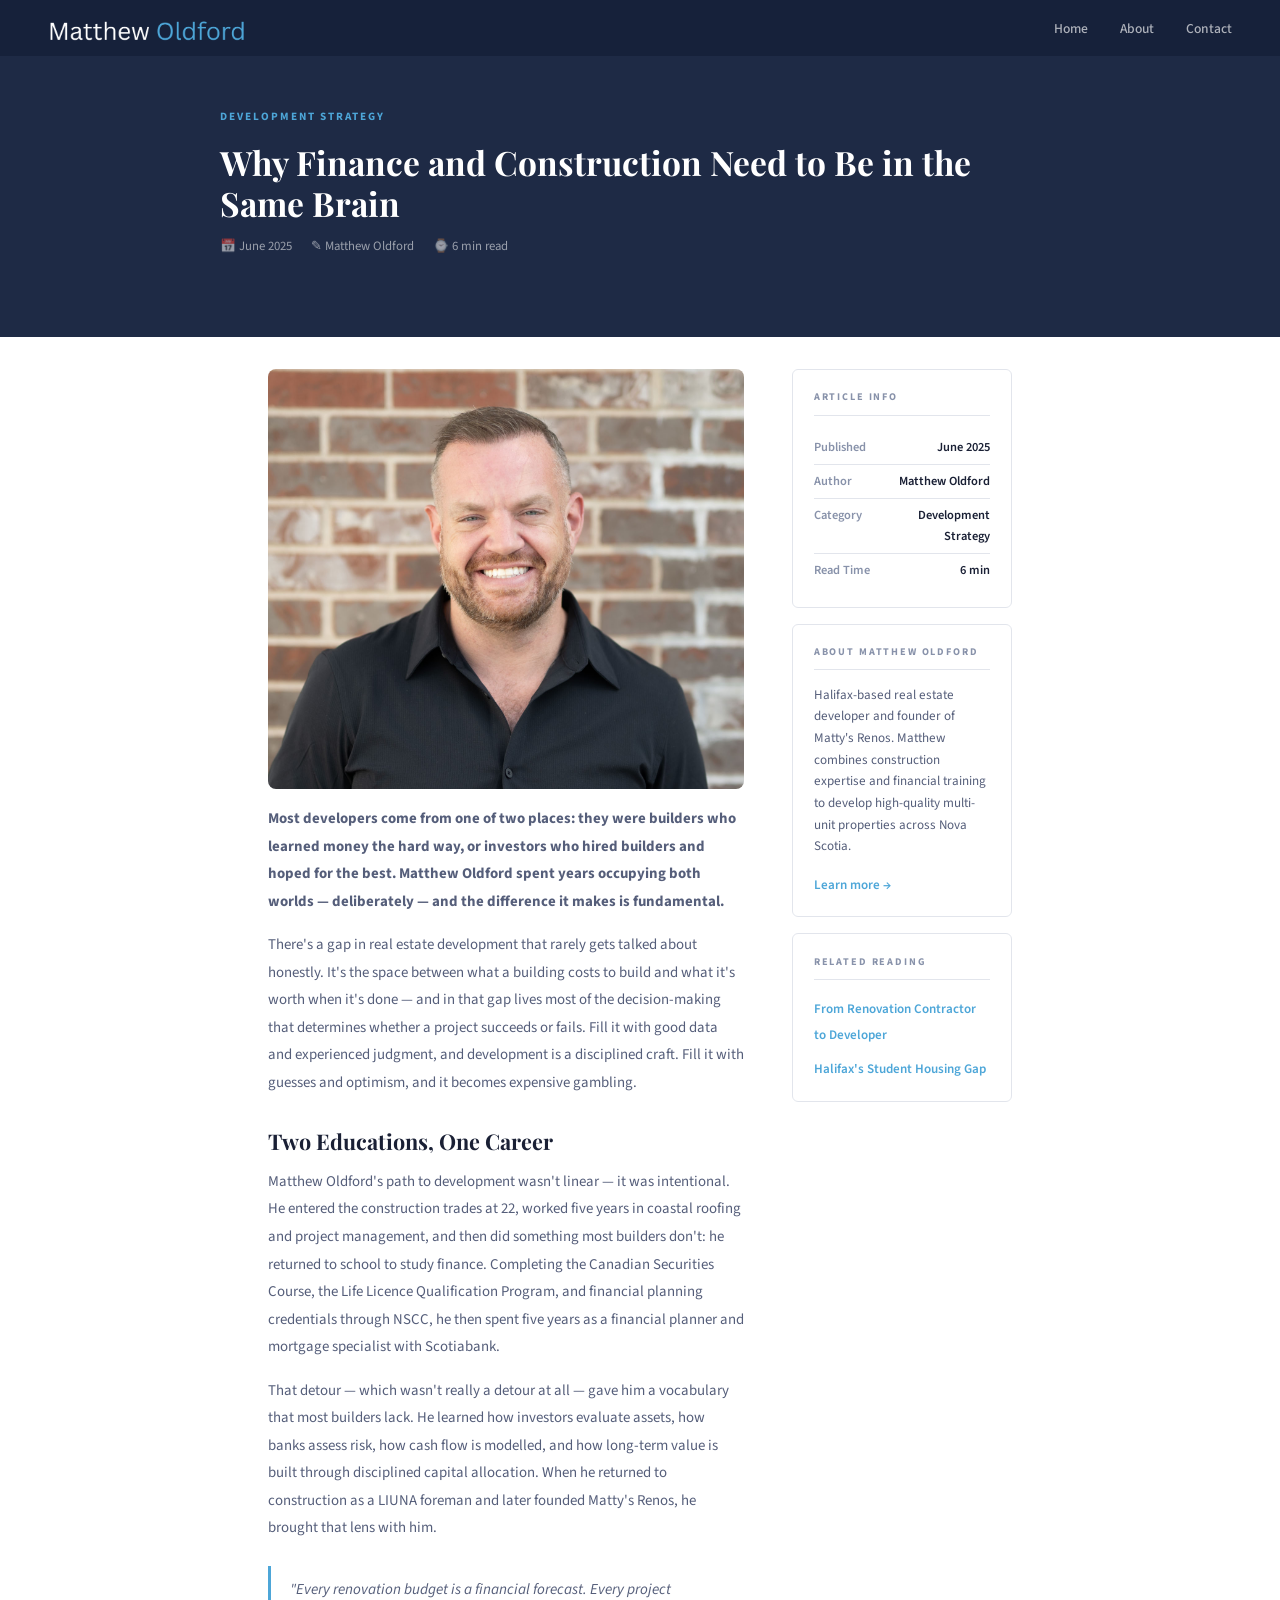
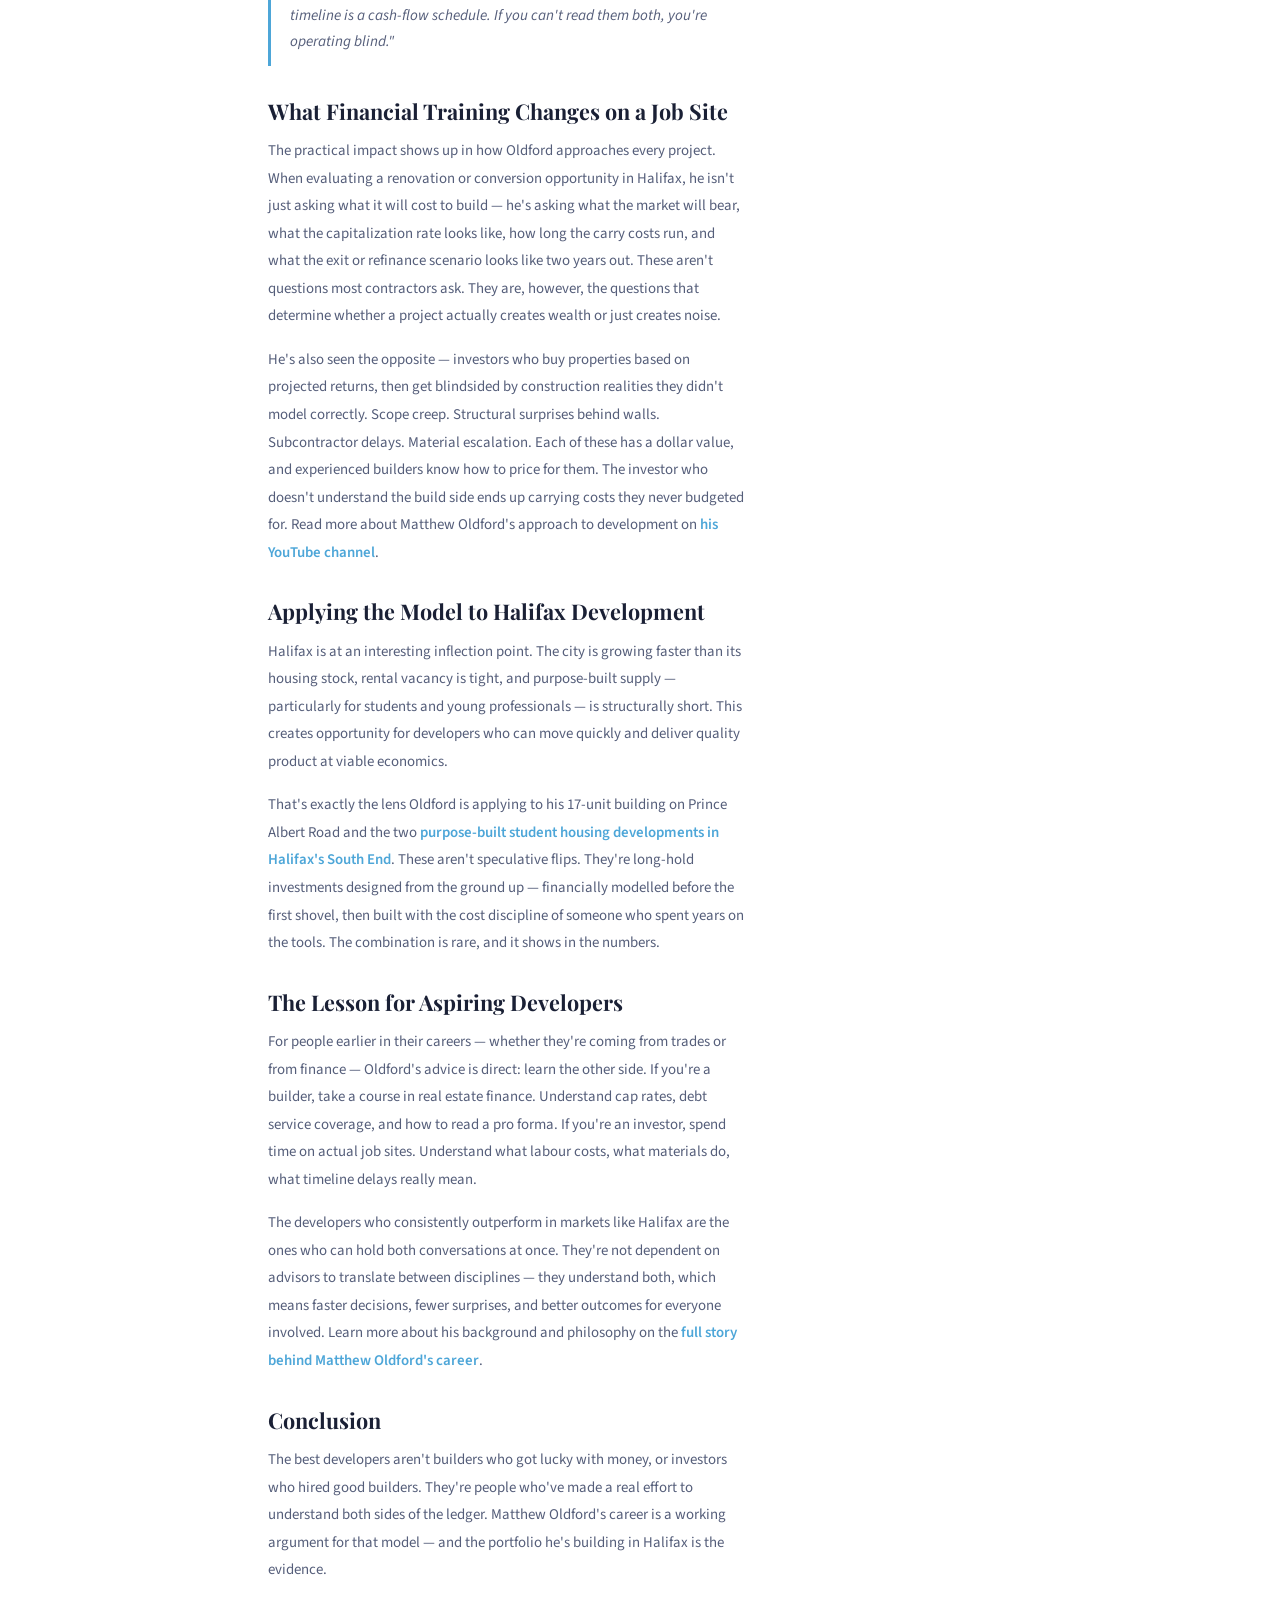
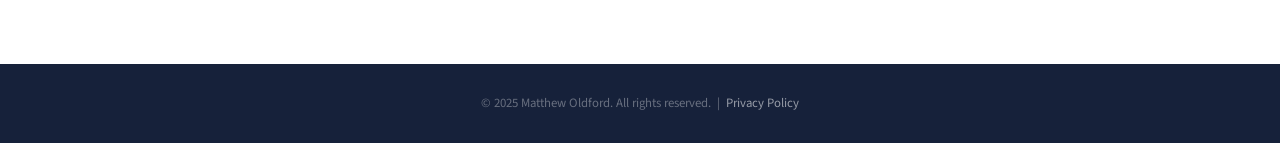
<file: finance-meets-construction.html>
<!DOCTYPE html>
<html lang="en">
<head>
<meta charset="UTF-8"/>
<meta name="viewport" content="width=device-width,initial-scale=1.0"/>
<title>Why Finance and Construction Need to Be in the Same Brain | Matthew Oldford</title>
<meta name="description" content="Matthew Oldford explains why combining construction expertise with financial training creates better developers — and why most builders and investors are operating with only half the picture."/>
<link rel="canonical" href="https://mattoldford.netlify.app/finance-meets-construction.html"/>

<meta property="og:type" content="article"/>
<meta property="og:title" content="Why Finance and Construction Need to Be in the Same Brain | Matthew Oldford"/>
<meta property="og:description" content="Matthew Oldford explains why combining construction expertise with financial training creates better developers — and why most builders and investors are operating with only half the picture."/>
<meta property="og:image" content="https://mattoldford.netlify.app/images/article-1.jpg"/>
<meta property="og:url" content="https://mattoldford.netlify.app/finance-meets-construction.html"/>

<link href="https://fonts.googleapis.com/css2?family=Playfair+Display:wght@700&family=Source+Sans+3:wght@300;400;500;600&display=swap" rel="stylesheet"/>
<link rel="stylesheet" href="assets/style.css"/>

<script type="application/ld+json">
{
  "@context": "https://schema.org",
  "@graph": [
    {
      "@type": "Person",
      "@id": "https://mattoldford.netlify.app/#person",
      "name": "Matthew Oldford",
      "url": "https://mattoldford.netlify.app/",
      "image": "https://mattoldford.netlify.app/images/hero.jpg",
      "sameAs": [
        "https://500px.com/p/matthewoldfordnovascotia",
        "https://www.behance.net/matthewnovasc",
        "https://github.com/matthewoldfordnovascotia",
        "https://ko-fi.com/matthewoldfordnovascotia#paypalModal",
        "https://linktr.ee/matthewoldfordnovascotia",
        "https://www.linkedin.com/in/matthew-oldford-nova-scotia/",
        "https://medium.com/@matthewoldfordnovascotia",
        "https://matthewoldfordnovascotia.mystrikingly.com/",
        "https://www.pinterest.com/matthewoldfordn/",
        "https://www.quora.com/profile/Matthew-Oldford-Nova-Scotia",
        "https://www.slideshare.net/matthewoldfordnovasc",
        "https://www.youtube.com/@MatthewOldfordNovaScotia",
        "https://matthewoldfordnova.wixstudio.com/matthewoldford"
      ]
    },
    {
      "@type": "WebSite",
      "@id": "https://mattoldford.netlify.app/#website",
      "url": "https://mattoldford.netlify.app/",
      "name": "Matthew Oldford"
    },
    {
      "@type": "Article",
      "@id": "https://mattoldford.netlify.app/finance-meets-construction.html",
      "headline": "Why Finance and Construction Need to Be in the Same Brain",
      "datePublished": "2025-06-01",
      "dateModified": "2025-06-01",
      "author": {"@id": "https://mattoldford.netlify.app/#person"},
      "image": "https://mattoldford.netlify.app/images/article-1.jpg",
      "mainEntityOfPage": "https://mattoldford.netlify.app/finance-meets-construction.html"
    }
  ]
}
</script>
</head>
<body>

<nav id="main-nav">
  <img src="images/logo.png" style="max-width: 200px; width: 100%;padding-top: 5px;">
  <ul class="nav-links">
    <li><a href="/">Home</a></li>
    <li><a href="about.html">About</a></li>
    <li><a href="contact.html">Contact</a></li>
  </ul>
</nav>

<div class="art-hero">
  <div class="art-hero-inner">
    <p class="eyebrow" style="color:var(--blue)">Development Strategy</p>
    <h1 class="art-hero-title">Why Finance and Construction Need to Be in the Same Brain</h1>
    <div class="art-meta">
      <div class="art-meta-item">&#128197; June 2025</div>
      <div class="art-meta-item">&#9998; Matthew Oldford</div>
      <div class="art-meta-item">&#8986; 6 min read</div>
    </div>
  </div>
</div>

<div class="art-body">
  <article>
    <img class="art-hero-image" src="images/article-1.jpg" alt="Matthew Oldford on construction and finance strategy in Halifax development"/>

    <p class="art-p"><strong>Most developers come from one of two places: they were builders who learned money the hard way, or investors who hired builders and hoped for the best. Matthew Oldford spent years occupying both worlds — deliberately — and the difference it makes is fundamental.</strong></p>

    <p class="art-p">There's a gap in real estate development that rarely gets talked about honestly. It's the space between what a building costs to build and what it's worth when it's done — and in that gap lives most of the decision-making that determines whether a project succeeds or fails. Fill it with good data and experienced judgment, and development is a disciplined craft. Fill it with guesses and optimism, and it becomes expensive gambling.</p>

    <h2 class="art-h2">Two Educations, One Career</h2>
    <p class="art-p">Matthew Oldford's path to development wasn't linear — it was intentional. He entered the construction trades at 22, worked five years in coastal roofing and project management, and then did something most builders don't: he returned to school to study finance. Completing the Canadian Securities Course, the Life Licence Qualification Program, and financial planning credentials through NSCC, he then spent five years as a financial planner and mortgage specialist with Scotiabank.</p>
    <p class="art-p">That detour — which wasn't really a detour at all — gave him a vocabulary that most builders lack. He learned how investors evaluate assets, how banks assess risk, how cash flow is modelled, and how long-term value is built through disciplined capital allocation. When he returned to construction as a LIUNA foreman and later founded Matty's Renos, he brought that lens with him.</p>

    <div class="art-quote">"Every renovation budget is a financial forecast. Every project timeline is a cash-flow schedule. If you can't read them both, you're operating blind."</div>

    <h2 class="art-h2">What Financial Training Changes on a Job Site</h2>
    <p class="art-p">The practical impact shows up in how Oldford approaches every project. When evaluating a renovation or conversion opportunity in Halifax, he isn't just asking what it will cost to build — he's asking what the market will bear, what the capitalization rate looks like, how long the carry costs run, and what the exit or refinance scenario looks like two years out. These aren't questions most contractors ask. They are, however, the questions that determine whether a project actually creates wealth or just creates noise.</p>
    <p class="art-p">He's also seen the opposite — investors who buy properties based on projected returns, then get blindsided by construction realities they didn't model correctly. Scope creep. Structural surprises behind walls. Subcontractor delays. Material escalation. Each of these has a dollar value, and experienced builders know how to price for them. The investor who doesn't understand the build side ends up carrying costs they never budgeted for. Read more about Matthew Oldford's approach to development on <a href="https://www.youtube.com/@MatthewOldfordNovaScotia" target="_blank" rel="noopener" style="color:var(--blue);font-weight:600;text-decoration:none">his YouTube channel</a>.</p>

    <h2 class="art-h2">Applying the Model to Halifax Development</h2>
    <p class="art-p">Halifax is at an interesting inflection point. The city is growing faster than its housing stock, rental vacancy is tight, and purpose-built supply — particularly for students and young professionals — is structurally short. This creates opportunity for developers who can move quickly and deliver quality product at viable economics.</p>
    <p class="art-p">That's exactly the lens Oldford is applying to his 17-unit building on Prince Albert Road and the two <a href="student-housing-halifax.html" style="color:var(--blue);font-weight:600;text-decoration:none">purpose-built student housing developments in Halifax's South End</a>. These aren't speculative flips. They're long-hold investments designed from the ground up — financially modelled before the first shovel, then built with the cost discipline of someone who spent years on the tools. The combination is rare, and it shows in the numbers.</p>

    <h2 class="art-h2">The Lesson for Aspiring Developers</h2>
    <p class="art-p">For people earlier in their careers — whether they're coming from trades or from finance — Oldford's advice is direct: learn the other side. If you're a builder, take a course in real estate finance. Understand cap rates, debt service coverage, and how to read a pro forma. If you're an investor, spend time on actual job sites. Understand what labour costs, what materials do, what timeline delays really mean.</p>
    <p class="art-p">The developers who consistently outperform in markets like Halifax are the ones who can hold both conversations at once. They're not dependent on advisors to translate between disciplines — they understand both, which means faster decisions, fewer surprises, and better outcomes for everyone involved. Learn more about his background and philosophy on the <a href="about.html" style="color:var(--blue);font-weight:600;text-decoration:none">full story behind Matthew Oldford's career</a>.</p>

    <h2 class="art-h2">Conclusion</h2>
    <p class="art-p">The best developers aren't builders who got lucky with money, or investors who hired good builders. They're people who've made a real effort to understand both sides of the ledger. Matthew Oldford's career is a working argument for that model — and the portfolio he's building in Halifax is the evidence.</p>
  </article>

  <aside class="art-sidebar-box">
    <div class="art-sb-box">
      <span class="art-sb-label">Article Info</span>
      <div class="art-sb-row"><span>Published</span><span>June 2025</span></div>
      <div class="art-sb-row"><span>Author</span><span>Matthew Oldford</span></div>
      <div class="art-sb-row"><span>Category</span><span>Development Strategy</span></div>
      <div class="art-sb-row"><span>Read Time</span><span>6 min</span></div>
    </div>

    <div class="art-sb-box">
      <span class="art-sb-label">About Matthew Oldford</span>
      <p style="font-size:.82rem;color:var(--tm);line-height:1.65;margin-bottom:.8rem">Halifax-based real estate developer and founder of Matty's Renos. Matthew combines construction expertise and financial training to develop high-quality multi-unit properties across Nova Scotia.</p>
      <a href="about.html" style="font-size:.82rem;font-weight:600;color:var(--blue);text-decoration:none">Learn more →</a>
    </div>

    <div class="art-sb-box">
      <span class="art-sb-label">Related Reading</span>
      <p style="margin-bottom:.5rem"><a href="renovation-to-development.html" style="font-size:.82rem;color:var(--blue);font-weight:600;text-decoration:none">From Renovation Contractor to Developer</a></p>
      <p><a href="student-housing-halifax.html" style="font-size:.82rem;color:var(--blue);font-weight:600;text-decoration:none">Halifax's Student Housing Gap</a></p>
    </div>
  </aside>
</div>

<footer>
  <p>&copy; 2025 Matthew Oldford. All rights reserved. &nbsp;|&nbsp; <a href="privacy.html">Privacy Policy</a></p>
</footer>
</body>
</html>
</file>
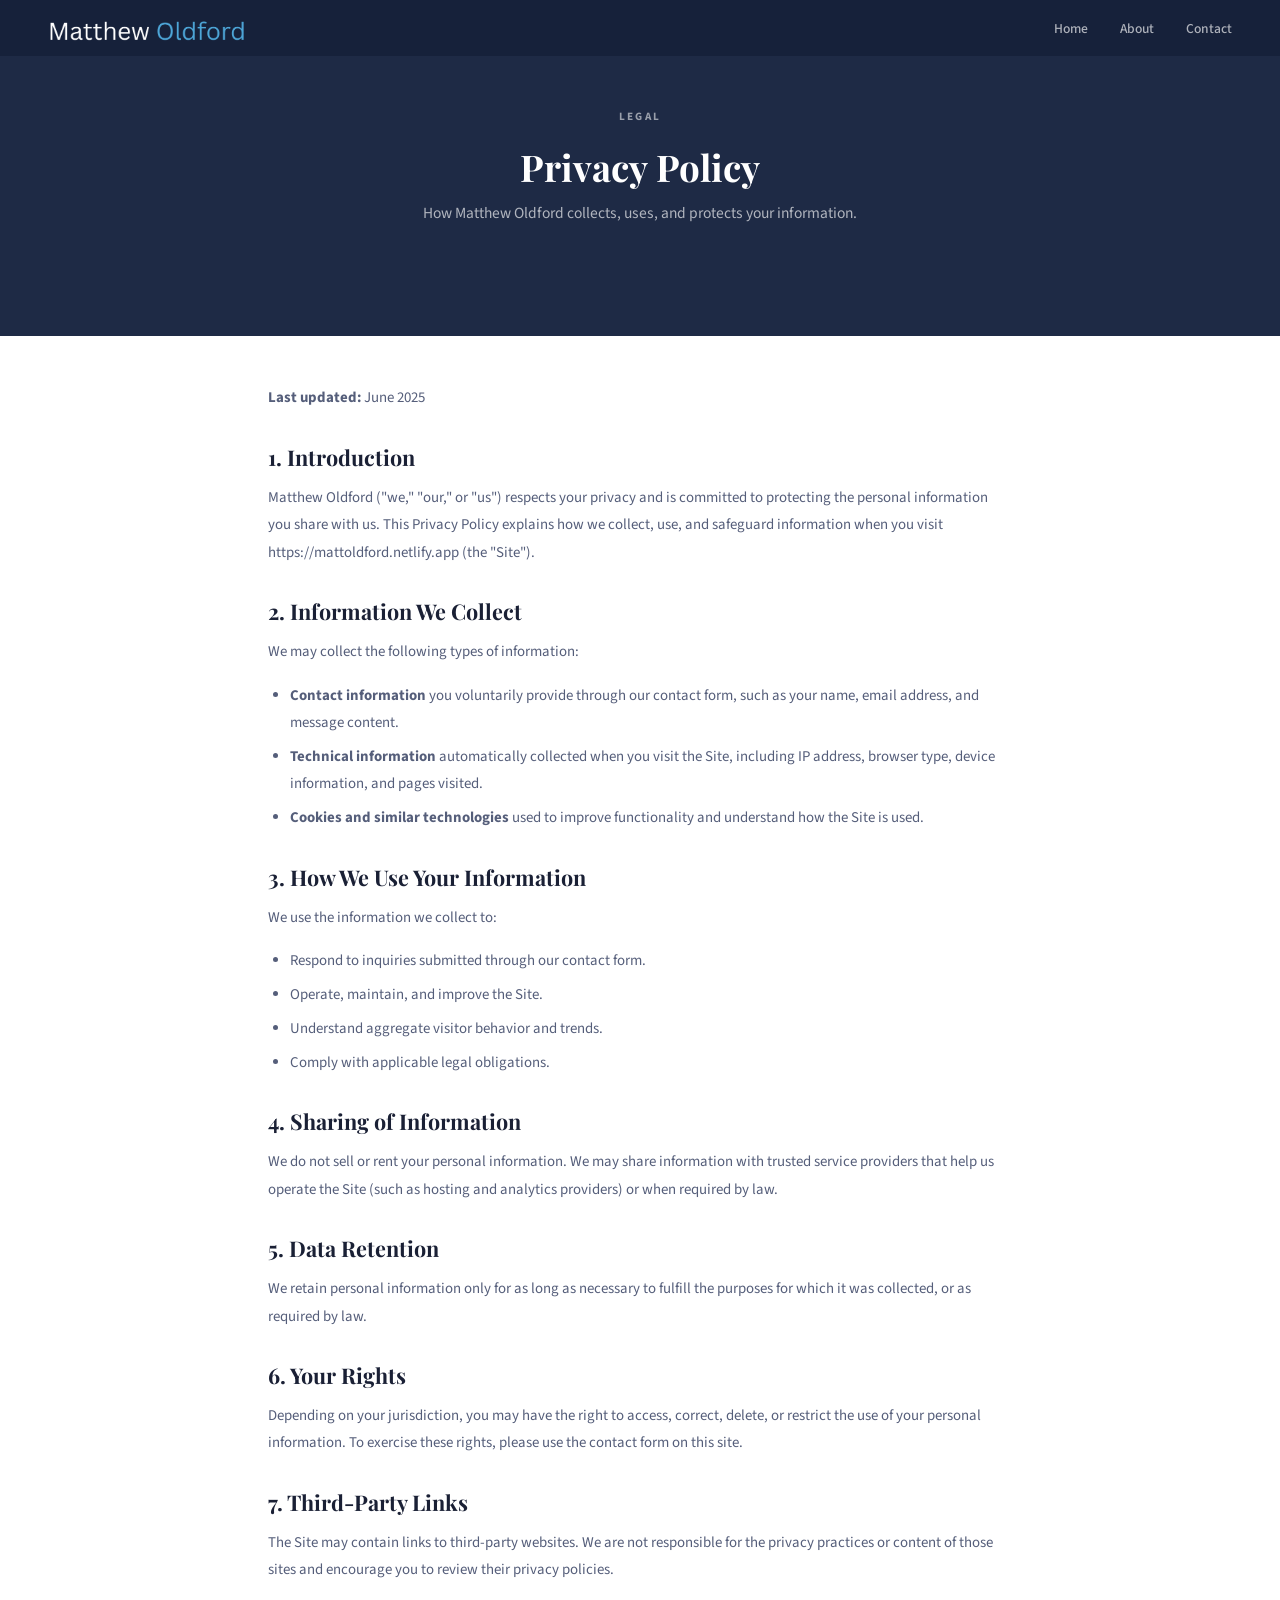
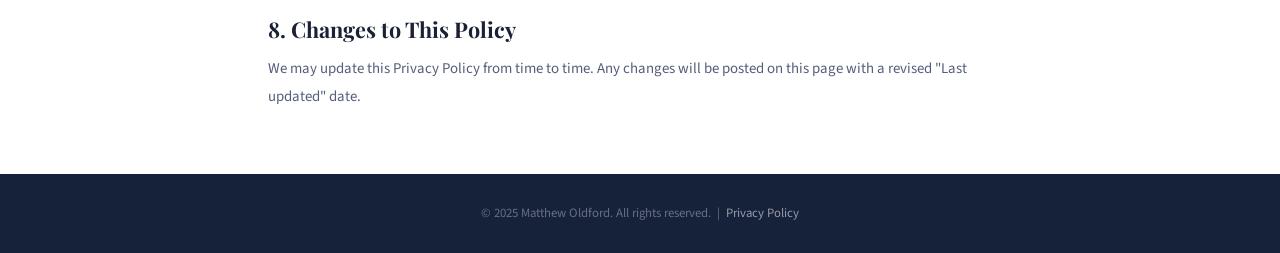
<file: privacy.html>
<!DOCTYPE html>
<html lang="en">
<head>
<meta charset="UTF-8"/>
<meta name="viewport" content="width=device-width,initial-scale=1.0"/>
<title>Privacy Policy | Matthew Oldford</title>
<meta name="description" content="Privacy policy for Matthew Oldford."/>
<meta name="robots" content="noindex"/>
<link rel="canonical" href="https://mattoldford.netlify.app/privacy.html"/>
<link href="https://fonts.googleapis.com/css2?family=Playfair+Display:wght@700&family=Source+Sans+3:wght@300;400;500;600&display=swap" rel="stylesheet"/>
<link rel="stylesheet" href="assets/style.css"/>

<script type="application/ld+json">
{
  "@context": "https://schema.org",
  "@graph": [
    {
      "@type": "Person",
      "@id": "https://mattoldford.netlify.app/#person",
      "name": "Matthew Oldford",
      "url": "https://mattoldford.netlify.app/",
      "sameAs": [
        "https://500px.com/p/matthewoldfordnovascotia",
        "https://www.behance.net/matthewnovasc",
        "https://github.com/matthewoldfordnovascotia",
        "https://ko-fi.com/matthewoldfordnovascotia#paypalModal",
        "https://linktr.ee/matthewoldfordnovascotia",
        "https://www.linkedin.com/in/matthew-oldford-nova-scotia/",
        "https://medium.com/@matthewoldfordnovascotia",
        "https://matthewoldfordnovascotia.mystrikingly.com/",
        "https://www.pinterest.com/matthewoldfordn/",
        "https://www.quora.com/profile/Matthew-Oldford-Nova-Scotia",
        "https://www.slideshare.net/matthewoldfordnovasc",
        "https://www.youtube.com/@MatthewOldfordNovaScotia",
        "https://matthewoldfordnova.wixstudio.com/matthewoldford"
      ]
    },
    {
      "@type": "WebSite",
      "@id": "https://mattoldford.netlify.app/#website",
      "url": "https://mattoldford.netlify.app/",
      "name": "Matthew Oldford"
    }
  ]
}
</script>
</head>
<body>

<nav id="main-nav">
  <img src="images/logo.png" style="max-width: 200px; width: 100%;padding-top: 5px;">
  <ul class="nav-links">
    <li><a href="/">Home</a></li>
    <li><a href="about.html">About</a></li>
    <li><a href="contact.html">Contact</a></li>
  </ul>
</nav>

<div class="pg-hero">
  <p class="eyebrow" style="color:rgba(255,255,255,.55)">Legal</p>
  <h1>Privacy Policy</h1>
  <p class="pg-sub">How Matthew Oldford collects, uses, and protects your information.</p>
</div>

<div class="legal-wrap">
  <p class="legal-meta"><strong>Last updated:</strong> June 2025</p>

  <h2>1. Introduction</h2>
  <p>Matthew Oldford ("we," "our," or "us") respects your privacy and is committed to protecting the personal information you share with us. This Privacy Policy explains how we collect, use, and safeguard information when you visit https://mattoldford.netlify.app (the "Site").</p>

  <h2>2. Information We Collect</h2>
  <p>We may collect the following types of information:</p>
  <ul>
    <li><strong>Contact information</strong> you voluntarily provide through our contact form, such as your name, email address, and message content.</li>
    <li><strong>Technical information</strong> automatically collected when you visit the Site, including IP address, browser type, device information, and pages visited.</li>
    <li><strong>Cookies and similar technologies</strong> used to improve functionality and understand how the Site is used.</li>
  </ul>

  <h2>3. How We Use Your Information</h2>
  <p>We use the information we collect to:</p>
  <ul>
    <li>Respond to inquiries submitted through our contact form.</li>
    <li>Operate, maintain, and improve the Site.</li>
    <li>Understand aggregate visitor behavior and trends.</li>
    <li>Comply with applicable legal obligations.</li>
  </ul>

  <h2>4. Sharing of Information</h2>
  <p>We do not sell or rent your personal information. We may share information with trusted service providers that help us operate the Site (such as hosting and analytics providers) or when required by law.</p>

  <h2>5. Data Retention</h2>
  <p>We retain personal information only for as long as necessary to fulfill the purposes for which it was collected, or as required by law.</p>

  <h2>6. Your Rights</h2>
  <p>Depending on your jurisdiction, you may have the right to access, correct, delete, or restrict the use of your personal information. To exercise these rights, please use the contact form on this site.</p>

  <h2>7. Third-Party Links</h2>
  <p>The Site may contain links to third-party websites. We are not responsible for the privacy practices or content of those sites and encourage you to review their privacy policies.</p>

  <h2>8. Changes to This Policy</h2>
  <p>We may update this Privacy Policy from time to time. Any changes will be posted on this page with a revised "Last updated" date.</p>
</div>

<footer>
  <p>&copy; 2025 Matthew Oldford. All rights reserved. &nbsp;|&nbsp; <a href="privacy.html">Privacy Policy</a></p>
</footer>
</body>
</html>
</file>
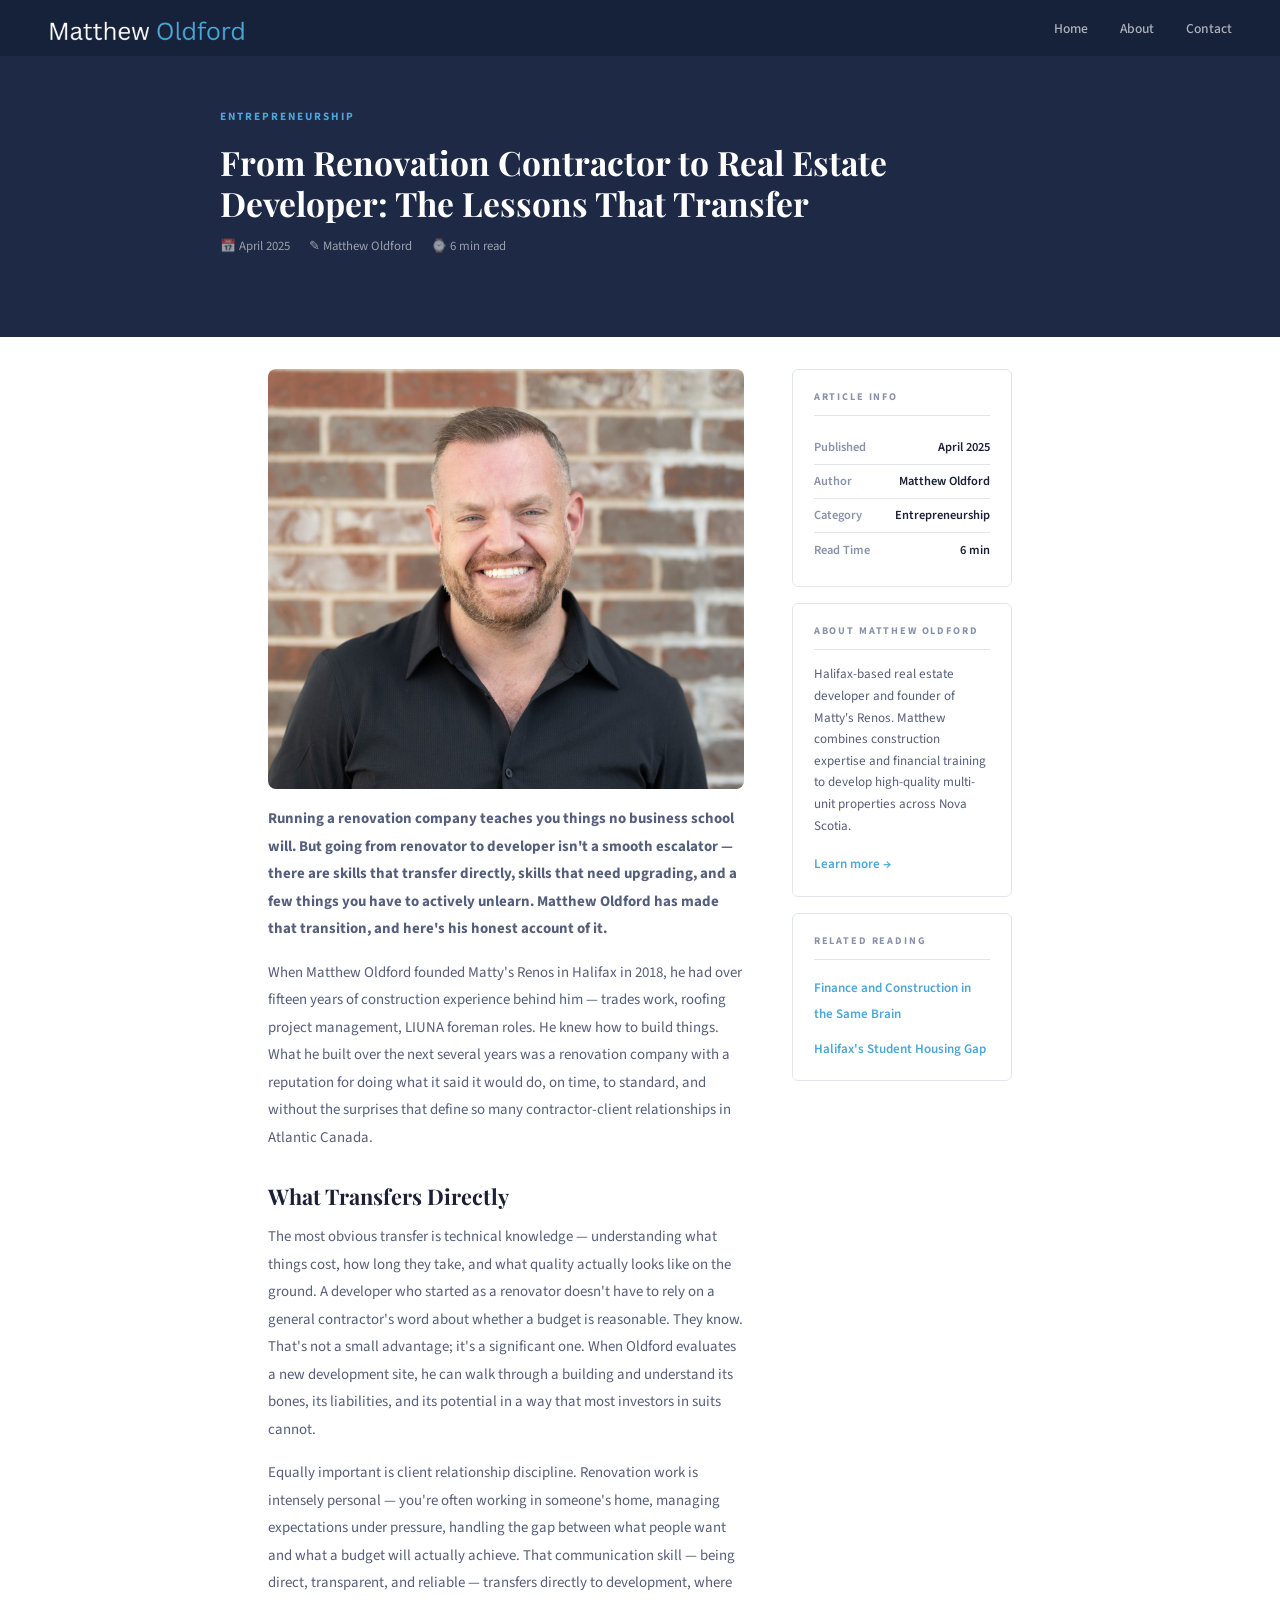
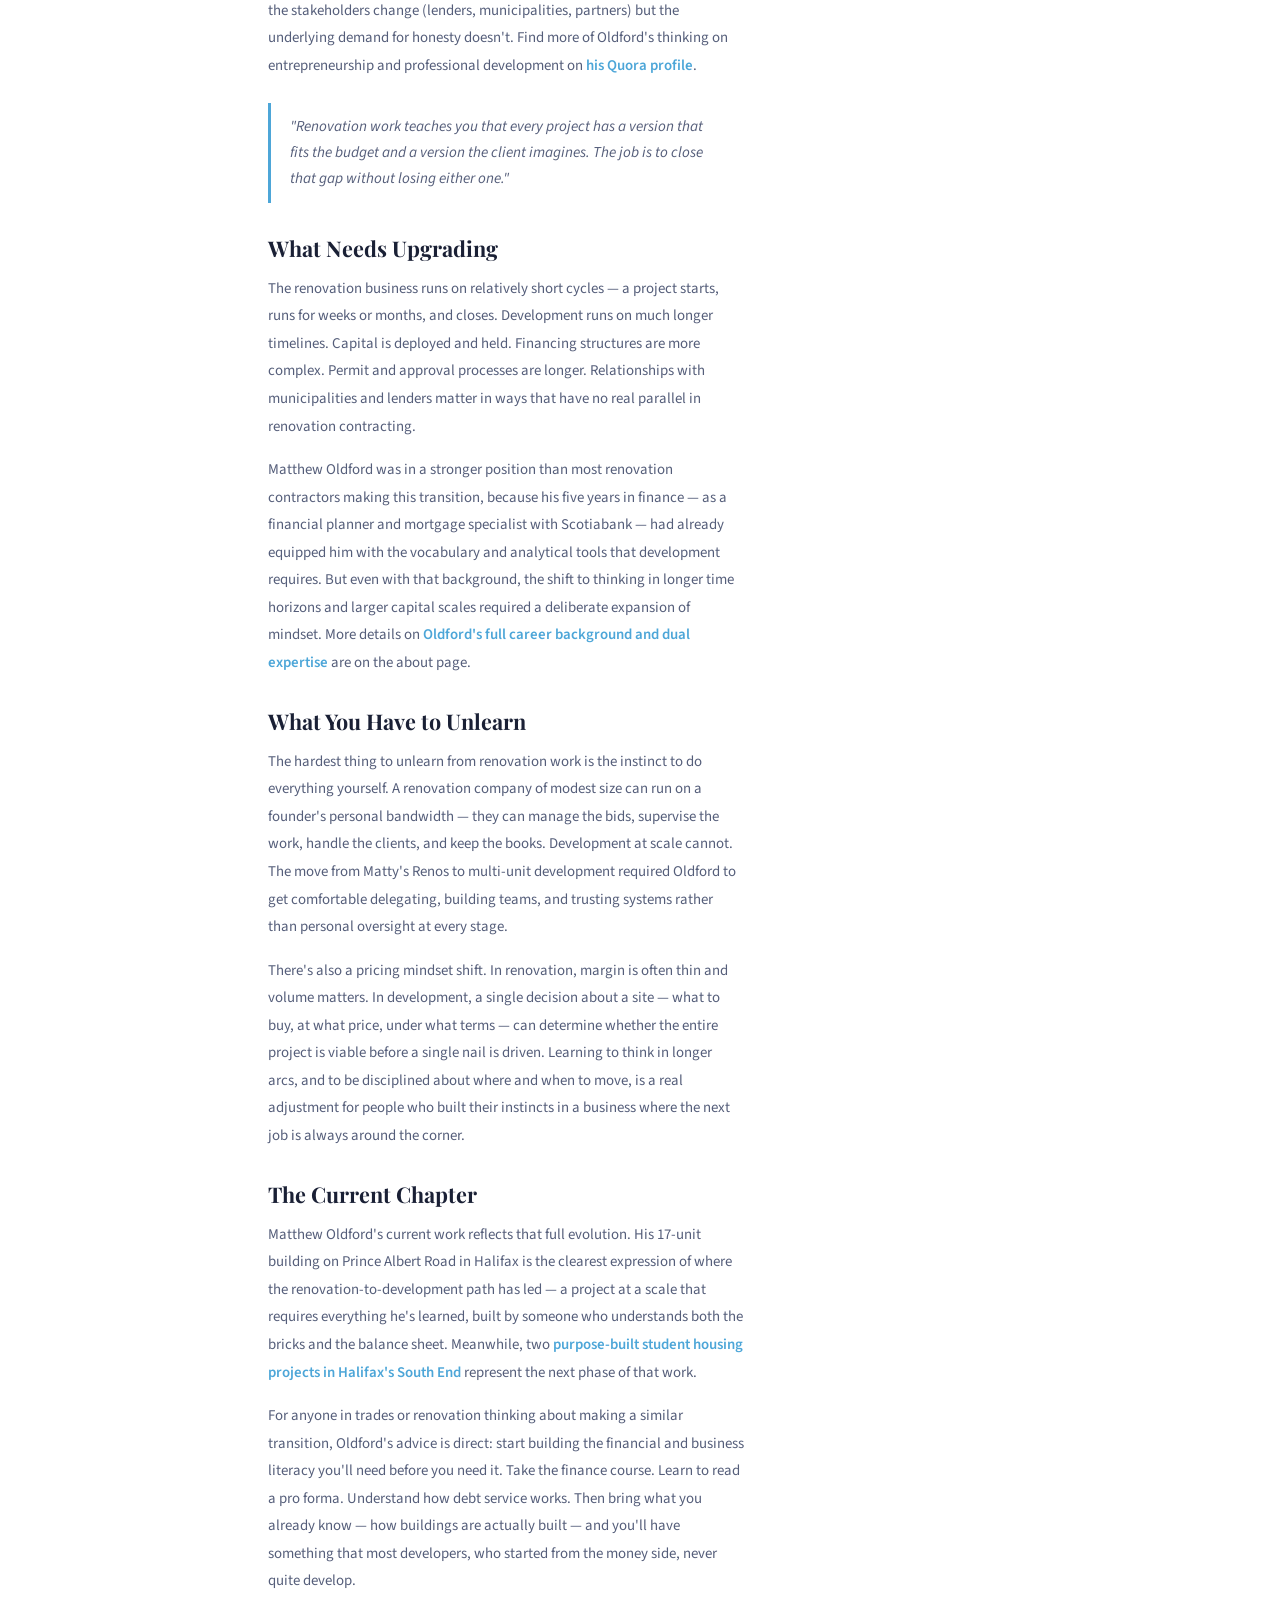
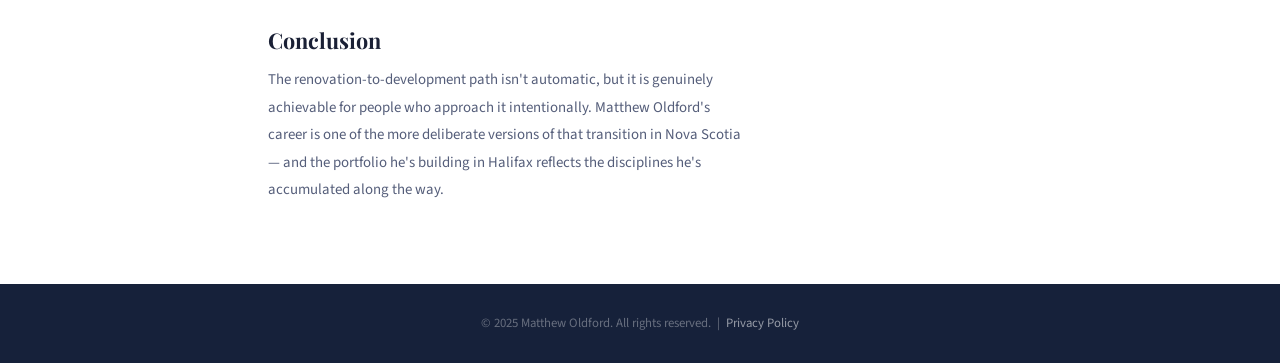
<file: renovation-to-development.html>
<!DOCTYPE html>
<html lang="en">
<head>
<meta charset="UTF-8"/>
<meta name="viewport" content="width=device-width,initial-scale=1.0"/>
<title>From Renovation Contractor to Real Estate Developer: The Lessons That Transfer | Matthew Oldford</title>
<meta name="description" content="Matthew Oldford shares what actually transfers when you move from renovation contracting to multi-unit real estate development — and what you have to unlearn."/>
<link rel="canonical" href="https://mattoldford.netlify.app/renovation-to-development.html"/>

<meta property="og:type" content="article"/>
<meta property="og:title" content="From Renovation Contractor to Real Estate Developer: The Lessons That Transfer | Matthew Oldford"/>
<meta property="og:description" content="Matthew Oldford shares what actually transfers when you move from renovation contracting to multi-unit real estate development — and what you have to unlearn."/>
<meta property="og:image" content="https://mattoldford.netlify.app/images/article-3.jpg"/>
<meta property="og:url" content="https://mattoldford.netlify.app/renovation-to-development.html"/>

<link href="https://fonts.googleapis.com/css2?family=Playfair+Display:wght@700&family=Source+Sans+3:wght@300;400;500;600&display=swap" rel="stylesheet"/>
<link rel="stylesheet" href="assets/style.css"/>

<script type="application/ld+json">
{
  "@context": "https://schema.org",
  "@graph": [
    {
      "@type": "Person",
      "@id": "https://mattoldford.netlify.app/#person",
      "name": "Matthew Oldford",
      "url": "https://mattoldford.netlify.app/",
      "image": "https://mattoldford.netlify.app/images/hero.jpg",
      "sameAs": [
        "https://500px.com/p/matthewoldfordnovascotia",
        "https://www.behance.net/matthewnovasc",
        "https://github.com/matthewoldfordnovascotia",
        "https://ko-fi.com/matthewoldfordnovascotia#paypalModal",
        "https://linktr.ee/matthewoldfordnovascotia",
        "https://www.linkedin.com/in/matthew-oldford-nova-scotia/",
        "https://medium.com/@matthewoldfordnovascotia",
        "https://matthewoldfordnovascotia.mystrikingly.com/",
        "https://www.pinterest.com/matthewoldfordn/",
        "https://www.quora.com/profile/Matthew-Oldford-Nova-Scotia",
        "https://www.slideshare.net/matthewoldfordnovasc",
        "https://www.youtube.com/@MatthewOldfordNovaScotia",
        "https://matthewoldfordnova.wixstudio.com/matthewoldford"
      ]
    },
    {
      "@type": "WebSite",
      "@id": "https://mattoldford.netlify.app/#website",
      "url": "https://mattoldford.netlify.app/",
      "name": "Matthew Oldford"
    },
    {
      "@type": "Article",
      "@id": "https://mattoldford.netlify.app/renovation-to-development.html",
      "headline": "From Renovation Contractor to Real Estate Developer: The Lessons That Transfer",
      "datePublished": "2025-04-01",
      "dateModified": "2025-04-01",
      "author": {"@id": "https://mattoldford.netlify.app/#person"},
      "image": "https://mattoldford.netlify.app/images/article-3.jpg",
      "mainEntityOfPage": "https://mattoldford.netlify.app/renovation-to-development.html"
    }
  ]
}
</script>
</head>
<body>

<nav id="main-nav">
  <img src="images/logo.png" style="max-width: 200px; width: 100%;padding-top: 5px;">
  <ul class="nav-links">
    <li><a href="/">Home</a></li>
    <li><a href="about.html">About</a></li>
    <li><a href="contact.html">Contact</a></li>
  </ul>
</nav>

<div class="art-hero">
  <div class="art-hero-inner">
    <p class="eyebrow" style="color:var(--blue)">Entrepreneurship</p>
    <h1 class="art-hero-title">From Renovation Contractor to Real Estate Developer: The Lessons That Transfer</h1>
    <div class="art-meta">
      <div class="art-meta-item">&#128197; April 2025</div>
      <div class="art-meta-item">&#9998; Matthew Oldford</div>
      <div class="art-meta-item">&#8986; 6 min read</div>
    </div>
  </div>
</div>

<div class="art-body">
  <article>
    <img class="art-hero-image" src="images/article-3.jpg" alt="Matthew Oldford — from Matty's Renos to real estate developer in Halifax"/>

    <p class="art-p"><strong>Running a renovation company teaches you things no business school will. But going from renovator to developer isn't a smooth escalator — there are skills that transfer directly, skills that need upgrading, and a few things you have to actively unlearn. Matthew Oldford has made that transition, and here's his honest account of it.</strong></p>

    <p class="art-p">When Matthew Oldford founded Matty's Renos in Halifax in 2018, he had over fifteen years of construction experience behind him — trades work, roofing project management, LIUNA foreman roles. He knew how to build things. What he built over the next several years was a renovation company with a reputation for doing what it said it would do, on time, to standard, and without the surprises that define so many contractor-client relationships in Atlantic Canada.</p>

    <h2 class="art-h2">What Transfers Directly</h2>
    <p class="art-p">The most obvious transfer is technical knowledge — understanding what things cost, how long they take, and what quality actually looks like on the ground. A developer who started as a renovator doesn't have to rely on a general contractor's word about whether a budget is reasonable. They know. That's not a small advantage; it's a significant one. When Oldford evaluates a new development site, he can walk through a building and understand its bones, its liabilities, and its potential in a way that most investors in suits cannot.</p>
    <p class="art-p">Equally important is client relationship discipline. Renovation work is intensely personal — you're often working in someone's home, managing expectations under pressure, handling the gap between what people want and what a budget will actually achieve. That communication skill — being direct, transparent, and reliable — transfers directly to development, where the stakeholders change (lenders, municipalities, partners) but the underlying demand for honesty doesn't. Find more of Oldford's thinking on entrepreneurship and professional development on <a href="https://www.quora.com/profile/Matthew-Oldford-Nova-Scotia" target="_blank" rel="noopener" style="color:var(--blue);font-weight:600;text-decoration:none">his Quora profile</a>.</p>

    <div class="art-quote">"Renovation work teaches you that every project has a version that fits the budget and a version the client imagines. The job is to close that gap without losing either one."</div>

    <h2 class="art-h2">What Needs Upgrading</h2>
    <p class="art-p">The renovation business runs on relatively short cycles — a project starts, runs for weeks or months, and closes. Development runs on much longer timelines. Capital is deployed and held. Financing structures are more complex. Permit and approval processes are longer. Relationships with municipalities and lenders matter in ways that have no real parallel in renovation contracting.</p>
    <p class="art-p">Matthew Oldford was in a stronger position than most renovation contractors making this transition, because his five years in finance — as a financial planner and mortgage specialist with Scotiabank — had already equipped him with the vocabulary and analytical tools that development requires. But even with that background, the shift to thinking in longer time horizons and larger capital scales required a deliberate expansion of mindset. More details on <a href="about.html" style="color:var(--blue);font-weight:600;text-decoration:none">Oldford's full career background and dual expertise</a> are on the about page.</p>

    <h2 class="art-h2">What You Have to Unlearn</h2>
    <p class="art-p">The hardest thing to unlearn from renovation work is the instinct to do everything yourself. A renovation company of modest size can run on a founder's personal bandwidth — they can manage the bids, supervise the work, handle the clients, and keep the books. Development at scale cannot. The move from Matty's Renos to multi-unit development required Oldford to get comfortable delegating, building teams, and trusting systems rather than personal oversight at every stage.</p>
    <p class="art-p">There's also a pricing mindset shift. In renovation, margin is often thin and volume matters. In development, a single decision about a site — what to buy, at what price, under what terms — can determine whether the entire project is viable before a single nail is driven. Learning to think in longer arcs, and to be disciplined about where and when to move, is a real adjustment for people who built their instincts in a business where the next job is always around the corner.</p>

    <h2 class="art-h2">The Current Chapter</h2>
    <p class="art-p">Matthew Oldford's current work reflects that full evolution. His 17-unit building on Prince Albert Road in Halifax is the clearest expression of where the renovation-to-development path has led — a project at a scale that requires everything he's learned, built by someone who understands both the bricks and the balance sheet. Meanwhile, two <a href="student-housing-halifax.html" style="color:var(--blue);font-weight:600;text-decoration:none">purpose-built student housing projects in Halifax's South End</a> represent the next phase of that work.</p>
    <p class="art-p">For anyone in trades or renovation thinking about making a similar transition, Oldford's advice is direct: start building the financial and business literacy you'll need before you need it. Take the finance course. Learn to read a pro forma. Understand how debt service works. Then bring what you already know — how buildings are actually built — and you'll have something that most developers, who started from the money side, never quite develop.</p>

    <h2 class="art-h2">Conclusion</h2>
    <p class="art-p">The renovation-to-development path isn't automatic, but it is genuinely achievable for people who approach it intentionally. Matthew Oldford's career is one of the more deliberate versions of that transition in Nova Scotia — and the portfolio he's building in Halifax reflects the disciplines he's accumulated along the way.</p>
  </article>

  <aside class="art-sidebar-box">
    <div class="art-sb-box">
      <span class="art-sb-label">Article Info</span>
      <div class="art-sb-row"><span>Published</span><span>April 2025</span></div>
      <div class="art-sb-row"><span>Author</span><span>Matthew Oldford</span></div>
      <div class="art-sb-row"><span>Category</span><span>Entrepreneurship</span></div>
      <div class="art-sb-row"><span>Read Time</span><span>6 min</span></div>
    </div>

    <div class="art-sb-box">
      <span class="art-sb-label">About Matthew Oldford</span>
      <p style="font-size:.82rem;color:var(--tm);line-height:1.65;margin-bottom:.8rem">Halifax-based real estate developer and founder of Matty's Renos. Matthew combines construction expertise and financial training to develop high-quality multi-unit properties across Nova Scotia.</p>
      <a href="about.html" style="font-size:.82rem;font-weight:600;color:var(--blue);text-decoration:none">Learn more →</a>
    </div>

    <div class="art-sb-box">
      <span class="art-sb-label">Related Reading</span>
      <p style="margin-bottom:.5rem"><a href="finance-meets-construction.html" style="font-size:.82rem;color:var(--blue);font-weight:600;text-decoration:none">Finance and Construction in the Same Brain</a></p>
      <p><a href="student-housing-halifax.html" style="font-size:.82rem;color:var(--blue);font-weight:600;text-decoration:none">Halifax's Student Housing Gap</a></p>
    </div>
  </aside>
</div>

<footer>
  <p>&copy; 2025 Matthew Oldford. All rights reserved. &nbsp;|&nbsp; <a href="privacy.html">Privacy Policy</a></p>
</footer>
</body>
</html>
</file>
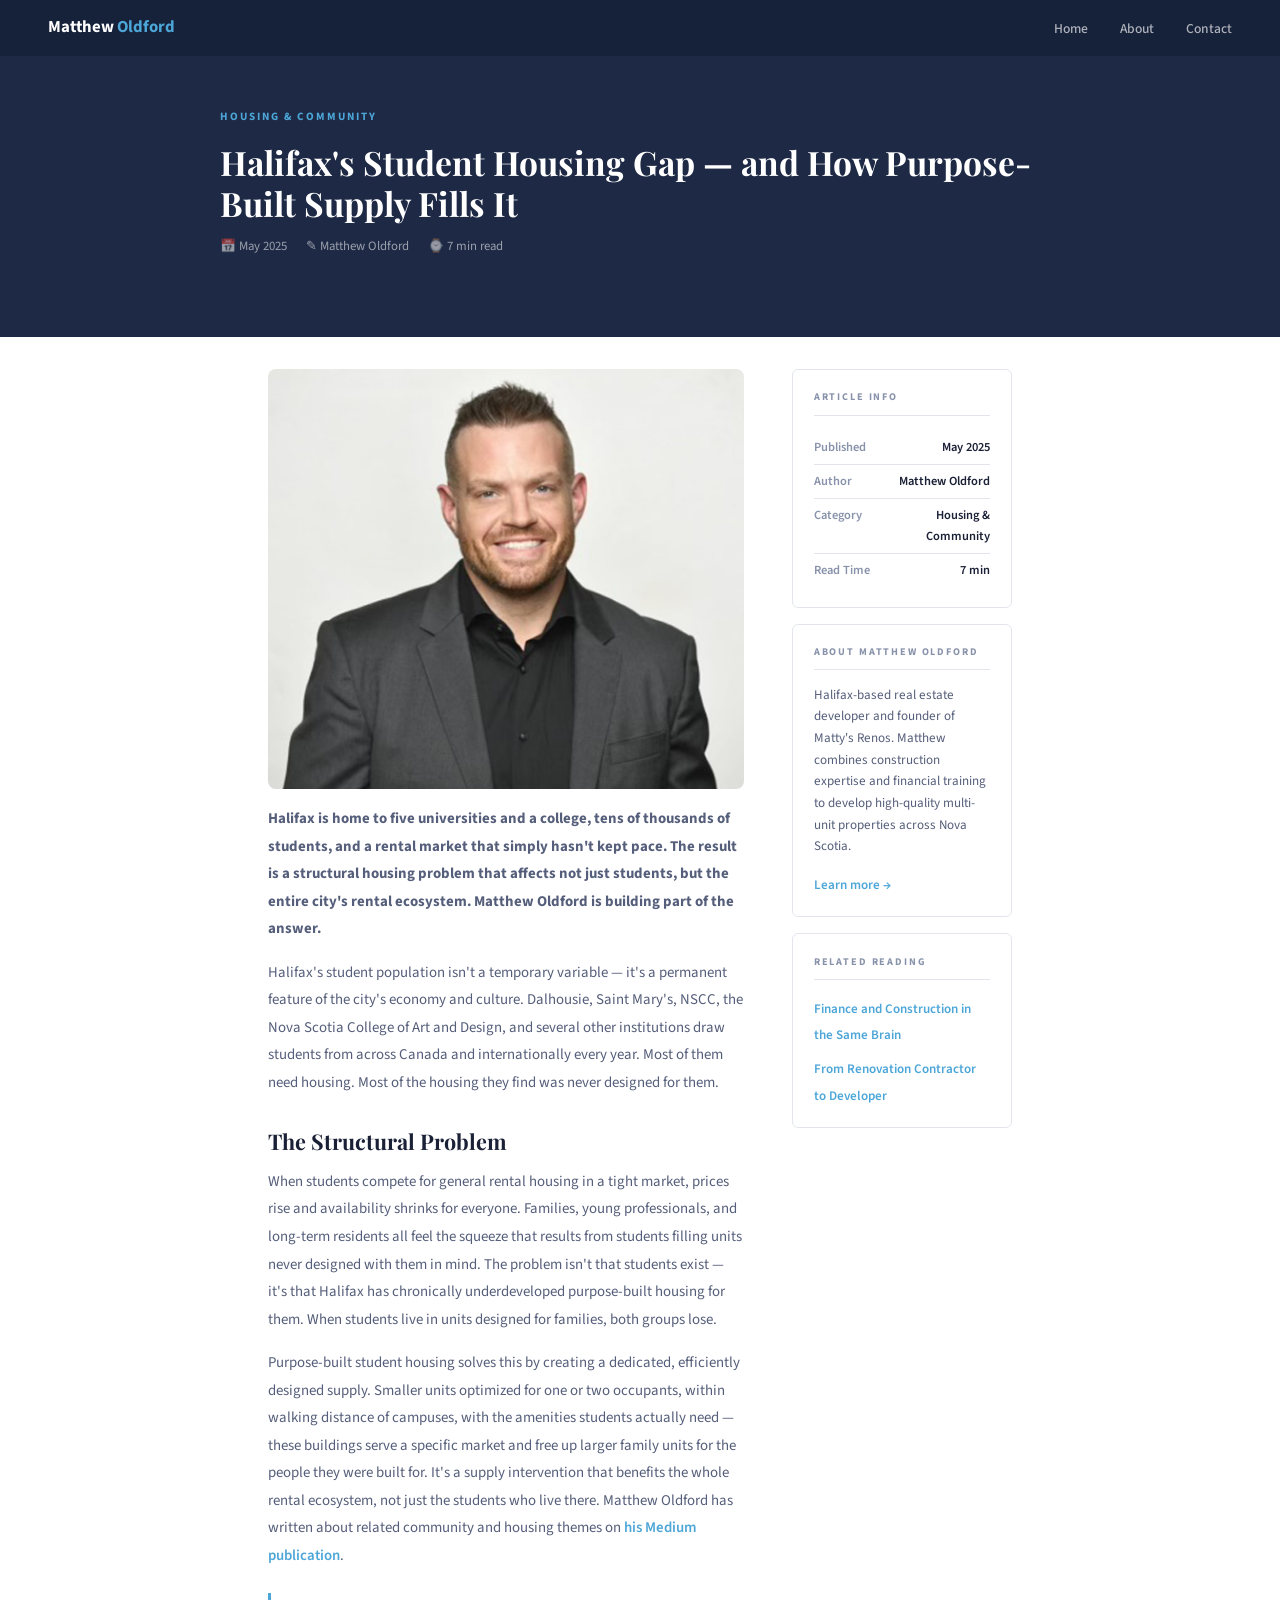
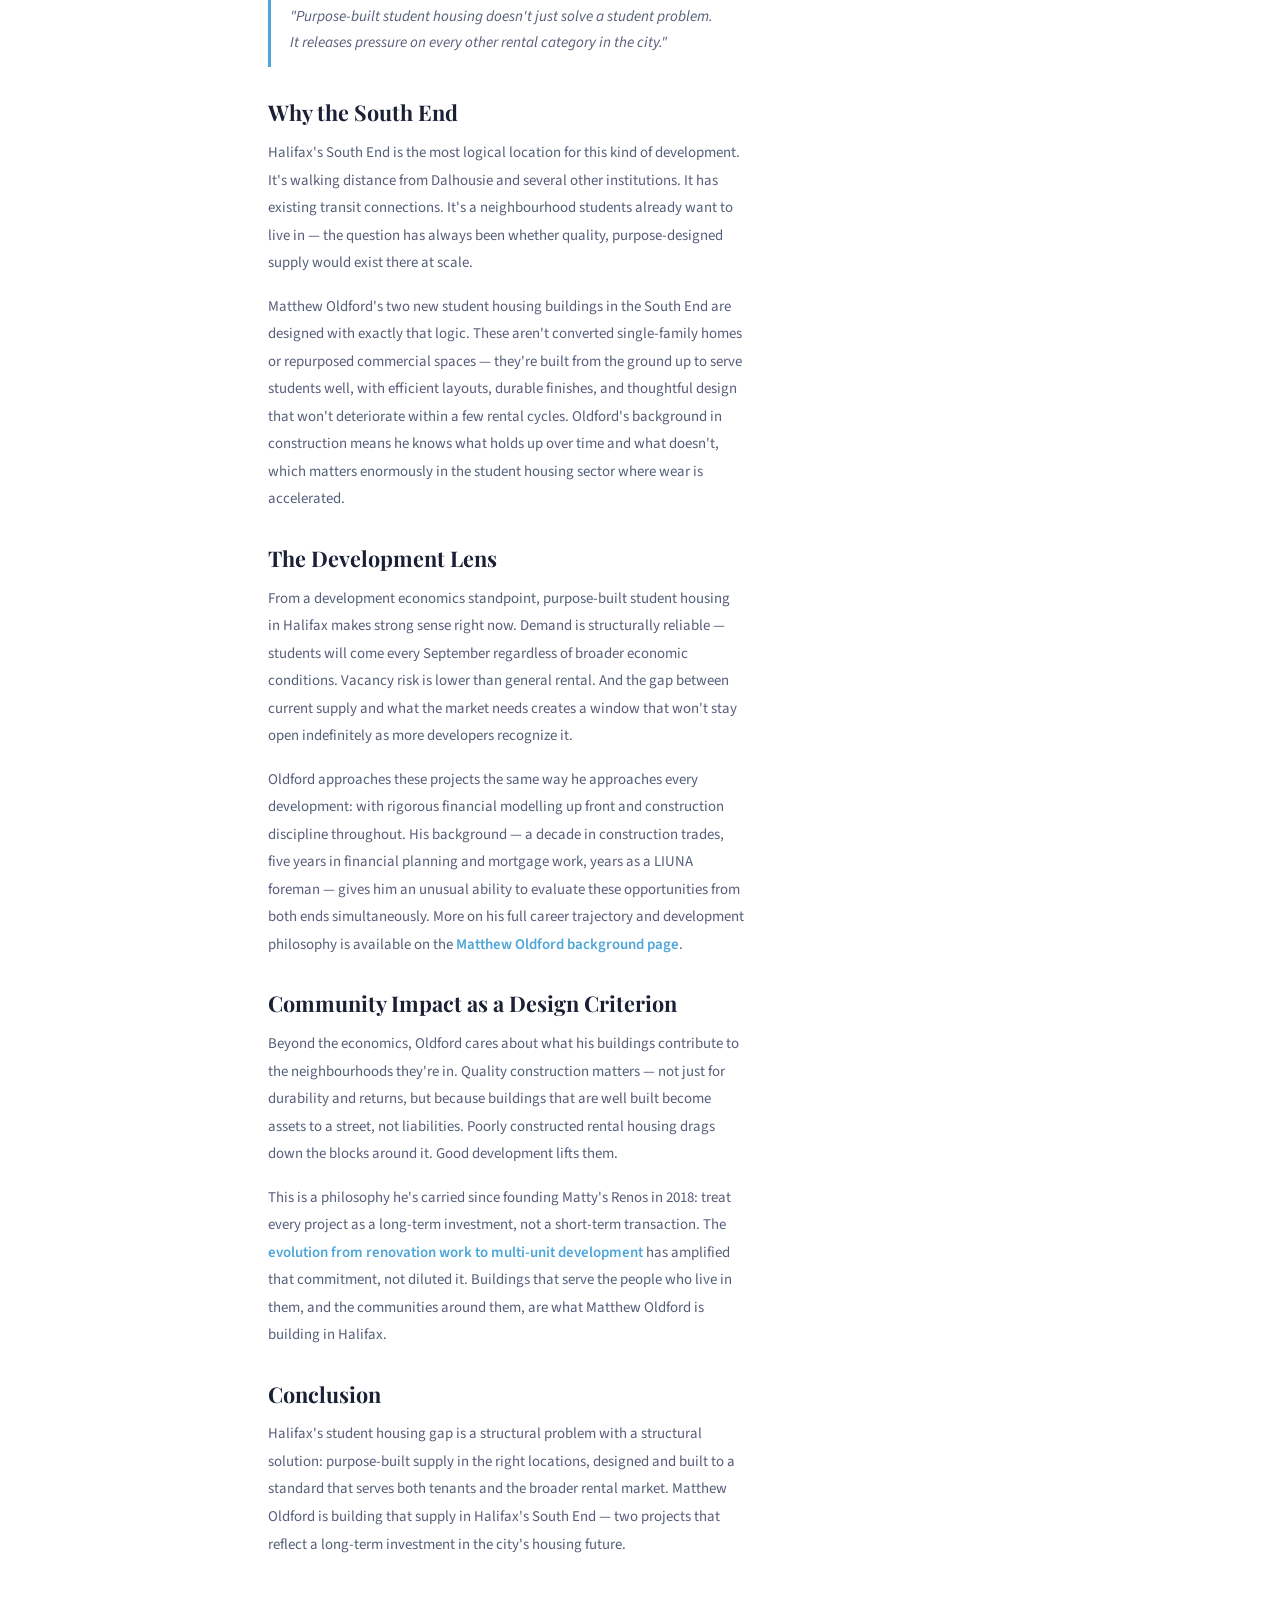
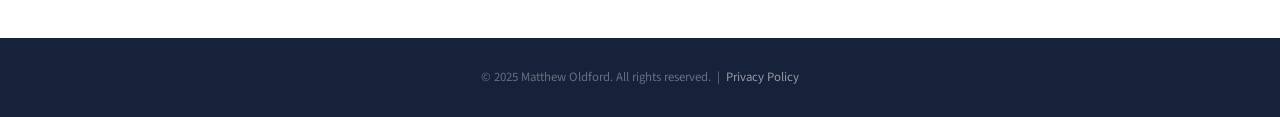
<file: student-housing-halifax.html>
<!DOCTYPE html>
<html lang="en">
<head>
<meta charset="UTF-8"/>
<meta name="viewport" content="width=device-width,initial-scale=1.0"/>
<title>Halifax's Student Housing Gap — and How Purpose-Built Supply Fills It | Matthew Oldford</title>
<meta name="description" content="Matthew Oldford examines why Halifax's student housing shortage is a structural problem — and how purpose-built rental development in the South End is part of the solution."/>
<link rel="canonical" href="https://mattoldford.netlify.app/student-housing-halifax.html"/>

<meta property="og:type" content="article"/>
<meta property="og:title" content="Halifax's Student Housing Gap — and How Purpose-Built Supply Fills It | Matthew Oldford"/>
<meta property="og:description" content="Matthew Oldford examines why Halifax's student housing shortage is a structural problem — and how purpose-built rental development in the South End is part of the solution."/>
<meta property="og:image" content="https://mattoldford.netlify.app/images/article-2.jpg"/>
<meta property="og:url" content="https://mattoldford.netlify.app/student-housing-halifax.html"/>

<link href="https://fonts.googleapis.com/css2?family=Playfair+Display:wght@700&family=Source+Sans+3:wght@300;400;500;600&display=swap" rel="stylesheet"/>
<link rel="stylesheet" href="assets/style.css"/>

<script type="application/ld+json">
{
  "@context": "https://schema.org",
  "@graph": [
    {
      "@type": "Person",
      "@id": "https://mattoldford.netlify.app/#person",
      "name": "Matthew Oldford",
      "url": "https://mattoldford.netlify.app/",
      "image": "https://mattoldford.netlify.app/images/hero.jpg",
      "sameAs": [
        "https://500px.com/p/matthewoldfordnovascotia",
        "https://www.behance.net/matthewnovasc",
        "https://github.com/matthewoldfordnovascotia",
        "https://ko-fi.com/matthewoldfordnovascotia#paypalModal",
        "https://linktr.ee/matthewoldfordnovascotia",
        "https://www.linkedin.com/in/matthew-oldford-nova-scotia/",
        "https://medium.com/@matthewoldfordnovascotia",
        "https://matthewoldfordnovascotia.mystrikingly.com/",
        "https://www.pinterest.com/matthewoldfordn/",
        "https://www.quora.com/profile/Matthew-Oldford-Nova-Scotia",
        "https://www.slideshare.net/matthewoldfordnovasc",
        "https://www.youtube.com/@MatthewOldfordNovaScotia",
        "https://matthewoldfordnova.wixstudio.com/matthewoldford"
      ]
    },
    {
      "@type": "WebSite",
      "@id": "https://mattoldford.netlify.app/#website",
      "url": "https://mattoldford.netlify.app/",
      "name": "Matthew Oldford"
    },
    {
      "@type": "Article",
      "@id": "https://mattoldford.netlify.app/student-housing-halifax.html",
      "headline": "Halifax's Student Housing Gap — and How Purpose-Built Supply Fills It",
      "datePublished": "2025-05-01",
      "dateModified": "2025-05-01",
      "author": {"@id": "https://mattoldford.netlify.app/#person"},
      "image": "https://mattoldford.netlify.app/images/article-2.jpg",
      "mainEntityOfPage": "https://mattoldford.netlify.app/student-housing-halifax.html"
    }
  ]
}
</script>
</head>
<body>

<nav id="main-nav">
  <a class="nav-logo" href="/">Matthew<span> Oldford</span></a>
  <ul class="nav-links">
    <li><a href="/">Home</a></li>
    <li><a href="about.html">About</a></li>
    <li><a href="contact.html">Contact</a></li>
  </ul>
</nav>

<div class="art-hero">
  <div class="art-hero-inner">
    <p class="eyebrow" style="color:var(--blue)">Housing &amp; Community</p>
    <h1 class="art-hero-title">Halifax's Student Housing Gap — and How Purpose-Built Supply Fills It</h1>
    <div class="art-meta">
      <div class="art-meta-item">&#128197; May 2025</div>
      <div class="art-meta-item">&#9998; Matthew Oldford</div>
      <div class="art-meta-item">&#8986; 7 min read</div>
    </div>
  </div>
</div>

<div class="art-body">
  <article>
    <img class="art-hero-image" src="images/article-2.jpg" alt="Matthew Oldford on purpose-built student housing in Halifax"/>

    <p class="art-p"><strong>Halifax is home to five universities and a college, tens of thousands of students, and a rental market that simply hasn't kept pace. The result is a structural housing problem that affects not just students, but the entire city's rental ecosystem. Matthew Oldford is building part of the answer.</strong></p>

    <p class="art-p">Halifax's student population isn't a temporary variable — it's a permanent feature of the city's economy and culture. Dalhousie, Saint Mary's, NSCC, the Nova Scotia College of Art and Design, and several other institutions draw students from across Canada and internationally every year. Most of them need housing. Most of the housing they find was never designed for them.</p>

    <h2 class="art-h2">The Structural Problem</h2>
    <p class="art-p">When students compete for general rental housing in a tight market, prices rise and availability shrinks for everyone. Families, young professionals, and long-term residents all feel the squeeze that results from students filling units never designed with them in mind. The problem isn't that students exist — it's that Halifax has chronically underdeveloped purpose-built housing for them. When students live in units designed for families, both groups lose.</p>
    <p class="art-p">Purpose-built student housing solves this by creating a dedicated, efficiently designed supply. Smaller units optimized for one or two occupants, within walking distance of campuses, with the amenities students actually need — these buildings serve a specific market and free up larger family units for the people they were built for. It's a supply intervention that benefits the whole rental ecosystem, not just the students who live there. Matthew Oldford has written about related community and housing themes on <a href="https://medium.com/@matthewoldfordnovascotia" target="_blank" rel="noopener" style="color:var(--blue);font-weight:600;text-decoration:none">his Medium publication</a>.</p>

    <div class="art-quote">"Purpose-built student housing doesn't just solve a student problem. It releases pressure on every other rental category in the city."</div>

    <h2 class="art-h2">Why the South End</h2>
    <p class="art-p">Halifax's South End is the most logical location for this kind of development. It's walking distance from Dalhousie and several other institutions. It has existing transit connections. It's a neighbourhood students already want to live in — the question has always been whether quality, purpose-designed supply would exist there at scale.</p>
    <p class="art-p">Matthew Oldford's two new student housing buildings in the South End are designed with exactly that logic. These aren't converted single-family homes or repurposed commercial spaces — they're built from the ground up to serve students well, with efficient layouts, durable finishes, and thoughtful design that won't deteriorate within a few rental cycles. Oldford's background in construction means he knows what holds up over time and what doesn't, which matters enormously in the student housing sector where wear is accelerated.</p>

    <h2 class="art-h2">The Development Lens</h2>
    <p class="art-p">From a development economics standpoint, purpose-built student housing in Halifax makes strong sense right now. Demand is structurally reliable — students will come every September regardless of broader economic conditions. Vacancy risk is lower than general rental. And the gap between current supply and what the market needs creates a window that won't stay open indefinitely as more developers recognize it.</p>
    <p class="art-p">Oldford approaches these projects the same way he approaches every development: with rigorous financial modelling up front and construction discipline throughout. His background — a decade in construction trades, five years in financial planning and mortgage work, years as a LIUNA foreman — gives him an unusual ability to evaluate these opportunities from both ends simultaneously. More on his full career trajectory and development philosophy is available on the <a href="about.html" style="color:var(--blue);font-weight:600;text-decoration:none">Matthew Oldford background page</a>.</p>

    <h2 class="art-h2">Community Impact as a Design Criterion</h2>
    <p class="art-p">Beyond the economics, Oldford cares about what his buildings contribute to the neighbourhoods they're in. Quality construction matters — not just for durability and returns, but because buildings that are well built become assets to a street, not liabilities. Poorly constructed rental housing drags down the blocks around it. Good development lifts them.</p>
    <p class="art-p">This is a philosophy he's carried since founding Matty's Renos in 2018: treat every project as a long-term investment, not a short-term transaction. The <a href="renovation-to-development.html" style="color:var(--blue);font-weight:600;text-decoration:none">evolution from renovation work to multi-unit development</a> has amplified that commitment, not diluted it. Buildings that serve the people who live in them, and the communities around them, are what Matthew Oldford is building in Halifax.</p>

    <h2 class="art-h2">Conclusion</h2>
    <p class="art-p">Halifax's student housing gap is a structural problem with a structural solution: purpose-built supply in the right locations, designed and built to a standard that serves both tenants and the broader rental market. Matthew Oldford is building that supply in Halifax's South End — two projects that reflect a long-term investment in the city's housing future.</p>
  </article>

  <aside class="art-sidebar-box">
    <div class="art-sb-box">
      <span class="art-sb-label">Article Info</span>
      <div class="art-sb-row"><span>Published</span><span>May 2025</span></div>
      <div class="art-sb-row"><span>Author</span><span>Matthew Oldford</span></div>
      <div class="art-sb-row"><span>Category</span><span>Housing &amp; Community</span></div>
      <div class="art-sb-row"><span>Read Time</span><span>7 min</span></div>
    </div>

    <div class="art-sb-box">
      <span class="art-sb-label">About Matthew Oldford</span>
      <p style="font-size:.82rem;color:var(--tm);line-height:1.65;margin-bottom:.8rem">Halifax-based real estate developer and founder of Matty's Renos. Matthew combines construction expertise and financial training to develop high-quality multi-unit properties across Nova Scotia.</p>
      <a href="about.html" style="font-size:.82rem;font-weight:600;color:var(--blue);text-decoration:none">Learn more →</a>
    </div>

    <div class="art-sb-box">
      <span class="art-sb-label">Related Reading</span>
      <p style="margin-bottom:.5rem"><a href="finance-meets-construction.html" style="font-size:.82rem;color:var(--blue);font-weight:600;text-decoration:none">Finance and Construction in the Same Brain</a></p>
      <p><a href="renovation-to-development.html" style="font-size:.82rem;color:var(--blue);font-weight:600;text-decoration:none">From Renovation Contractor to Developer</a></p>
    </div>
  </aside>
</div>

<footer>
  <p>&copy; 2025 Matthew Oldford. All rights reserved. &nbsp;|&nbsp; <a href="privacy.html">Privacy Policy</a></p>
</footer>
</body>
</html>
</file>
<file: assets/style.css>
*,*::before,*::after{box-sizing:border-box;margin:0;padding:0}
:root{
  --navy:#1e2a45;--navy-deep:#16213a;--navy-mid:#253050;
  --blue:#4da6d8;--white:#fff;--off:#f4f5f7;--border:#e2e5ec;
  --td:#1a2035;--tm:#555e7a;--tl:#8892aa;
  --fh:'Playfair Display',Georgia,serif;--fb:'Source Sans 3',sans-serif;
}

nav#main-nav {
    gap: 10px  !important;
}
.ci-val a {
    font-size: .9rem;
    color: rgba(255, 255, 255, .85);
    text-decoration: none;
}

html{scroll-behavior:smooth}
body{font-family:var(--fb);color:var(--td);background:var(--white);line-height:1.65;overflow-x:hidden}
/* NAV */
nav{position:sticky;top:0;z-index:200;display:flex;align-items:center;justify-content:space-between;padding:0 3rem;height:56px;background:var(--navy-deep)}
.nav-logo{font-family:var(--fb);font-size:1.05rem;font-weight:700;text-decoration:none;color:#fff;cursor:pointer}
.nav-logo span{color:var(--blue)}
.nav-links{display:flex;gap:2rem;list-style:none}
.nav-links a{font-size:.85rem;font-weight:500;color:rgba(255,255,255,.65);text-decoration:none;transition:color .2s;cursor:pointer}
.nav-links a:hover,.nav-links a.active{color:#fff}
.nav-has-drop{position:relative}
.nav-drop-toggle{display:flex;align-items:center;gap:.3rem;cursor:pointer;font-size:.85rem;font-weight:500;color:rgba(255,255,255,.65);transition:color .2s;text-decoration:none}
.nav-drop-toggle:hover{color:#fff}
.nav-chevron{font-size:.7rem;transition:transform .2s;display:inline-block}
.nav-dropdown{display:none;position:absolute;top:calc(100% + 10px);left:50%;transform:translateX(-50%);background:var(--navy-deep);border:1px solid rgba(255,255,255,.1);border-radius:8px;min-width:200px;padding:.4rem 0;box-shadow:0 12px 32px rgba(0,0,0,.4);list-style:none;z-index:300}
.nav-has-drop:hover .nav-dropdown{display:block}
.nav-dropdown li a{display:block;padding:.52rem 1.1rem;font-size:.8rem;color:rgba(255,255,255,.7);text-decoration:none;transition:all .15s;white-space:nowrap}
.nav-dropdown li a:hover{color:#fff;background:rgba(255,255,255,.06)}
/* FOOTER */
footer{background:var(--navy-deep);padding:1.8rem 3rem;text-align:center}
footer p{font-size:.8rem;color:rgba(255,255,255,.35)}
footer a{color:rgba(255,255,255,.55);text-decoration:none}
footer a:hover{color:#fff}
/* SHARED */
.eyebrow{font-size:.7rem;font-weight:700;letter-spacing:.18em;text-transform:uppercase;color:var(--blue);margin-bottom:.6rem}
.sec-title{font-family:var(--fh);font-size:1.9rem;font-weight:700;color:var(--td);line-height:1.2;margin-bottom:1.4rem}
/* HERO */
.h-hero{background:var(--navy);padding:60px 3rem 70px}
.h-inner{max-width:900px;margin:0 auto;display:flex;align-items:flex-start;gap:3.5rem}
.h-photo{flex-shrink:0;width:160px;height:160px;border-radius:50%;border:4px solid var(--blue);overflow:hidden;background:var(--navy-mid)}
.h-photo img{width:100%;height:100%;object-fit:cover;object-position:center 20%;display:block}
.h-name{font-family:var(--fh);font-size:2.3rem;font-weight:700;color:#fff;line-height:1.1;margin-bottom:.3rem}
.h-role{font-size:.95rem;font-weight:600;color:var(--blue);margin-bottom:1rem}
.h-desc{font-size:.97rem;color:rgba(255,255,255,.72);line-height:1.75;max-width:480px;margin-bottom:1.1rem}
.h-loc{display:flex;align-items:center;gap:.4rem;font-size:.83rem;color:rgba(255,255,255,.45)}
/* HOME ABOUT */
.h-about{background:var(--off);padding:70px 3rem}
.ha-inner{max-width:900px;margin:0 auto;display:grid;grid-template-columns:1fr 260px;gap:3.5rem;align-items:start}
.ha-text p{font-size:.95rem;color:var(--tm);line-height:1.8;margin-bottom:1rem}
.ha-link{display:inline-block;font-size:.88rem;font-weight:600;color:var(--blue);text-decoration:none;margin-top:.6rem;cursor:pointer}
.ha-photo{width:100%;aspect-ratio:3/4;object-fit:cover;object-position:center 25%;border-radius:8px;display:block}
/* ACCORDION */
.acc-section{padding:0 3rem 50px}
.acc-wrap{max-width:900px;margin:0 auto;display:flex;flex-direction:column;gap:.75rem}
.acc-btn{width:100%;display:flex;align-items:center;justify-content:space-between;padding:1rem 2rem;background:var(--navy-deep);color:#fff;font-family:var(--fb);font-size:.92rem;font-weight:600;border:none;border-radius:6px;cursor:pointer;transition:background .2s}
.acc-btn:hover{background:var(--navy-mid)}
.chevron{display:inline-block;transition:transform .3s}
.acc-btn.open .chevron{transform:rotate(180deg)}
.acc-body{display:none;background:var(--white);border:1px solid var(--border);border-radius:6px;padding:1.5rem 2rem}
.acc-body.open{display:block}
.social-media-list{display:flex;justify-content:center;gap:12px;flex-wrap:wrap;padding:.25rem 0}
.social-media-list a img{width:30px;height:30px;transition:transform .3s}
.social-media-list a:hover img{transform:scale(1.2)}
/* PRESS CARDS */
.h-press{background:#fff;padding:70px 3rem}
.pi{max-width:900px;margin:0 auto}
.pi .sec-title{margin-bottom:2rem}
.cards{display:grid;grid-template-columns:repeat(3,1fr);gap:1.2rem}
.card{border:1px solid var(--border);border-radius:6px;overflow:hidden;text-decoration:none;background:var(--white);display:flex;flex-direction:column;transition:box-shadow .2s,transform .2s}
.card:hover{box-shadow:0 10px 30px rgba(26,35,64,.12);transform:translateY(-3px)}
.ct{background:var(--navy);padding:1.4rem;display:flex;flex-direction:column;align-items:center;justify-content:center;text-align:center;min-height:110px}
.ct-cat{font-size:.65rem;font-weight:700;letter-spacing:.16em;text-transform:uppercase;color:rgba(255,255,255,.5);margin-bottom:.5rem}
.ct-ttl{font-family:var(--fh);font-size:1.02rem;font-weight:600;color:#fff;line-height:1.3}
.cb{padding:1.1rem 1.2rem;flex:1}
.cb-pub{font-size:.66rem;font-weight:700;letter-spacing:.12em;text-transform:uppercase;color:var(--blue);margin-bottom:.5rem}
.cb-hl{font-size:.92rem;font-weight:600;color:var(--td);line-height:1.4;margin-bottom:.5rem}
.cb-yr{font-size:.78rem;color:var(--tl)}
/* HOME CONTACT */
.h-contact{background:var(--off);padding:70px 3rem}
.hc-inner{max-width:900px;margin:0 auto;display:grid;grid-template-columns:1fr 1fr;gap:5rem;align-items:start}
.hc-title{font-family:var(--fh);font-size:1.6rem;font-weight:700;color:var(--td);margin-bottom:.6rem}
.hcp p{font-size:.9rem;color:var(--tm);line-height:1.7;margin-bottom:1.6rem}
.fl-lbl{font-size:.68rem;font-weight:700;letter-spacing:.18em;text-transform:uppercase;color:var(--tl);margin-bottom:.8rem}
.aside-soc{display:flex;gap:.5rem;flex-wrap:wrap}
.asoc{min-width:38px;height:38px;padding:0 .6rem;border:1.5px solid var(--border);border-radius:4px;display:flex;align-items:center;justify-content:center;font-size:.72rem;font-weight:700;color:var(--td);text-decoration:none;transition:all .18s}
.asoc:hover{background:var(--navy);color:#fff;border-color:var(--navy)}
/* FORMS */
.cf{display:flex;flex-direction:column;gap:1.1rem}
.cf label{font-size:.82rem;font-weight:600;color:var(--td);display:block;margin-bottom:.3rem}
.cf input,.cf textarea{width:100%;padding:.7rem .9rem;border:1px solid var(--border);border-radius:4px;font-family:var(--fb);font-size:.9rem;color:var(--td);background:var(--white);outline:none;transition:border-color .2s;resize:vertical}
.cf input:focus,.cf textarea:focus{border-color:var(--navy)}
.cf textarea{min-height:110px}
.btn-sm{align-self:flex-start;padding:.75rem 1.8rem;background:var(--navy-deep);color:#fff;font-family:var(--fb);font-size:.88rem;font-weight:600;border:none;border-radius:4px;cursor:pointer}
.btn-sm:hover{background:var(--blue)}
/* PAGE HERO */
.pg-hero{background:var(--navy);padding:52px 3rem 110px;text-align:center}
.pg-hero h1{font-family:var(--fh);font-size:2.3rem;font-weight:700;color:#fff;line-height:1.15;margin-bottom:.8rem;margin-top:1.2rem}
.pg-sub{font-size:.97rem;color:rgba(255,255,255,.65);max-width:500px;margin:0 auto;line-height:1.65}
/* ABOUT PAGE */
.pc-wrap{background:var(--off);padding:0 3rem}
.pc{max-width:840px;margin:0 auto;background:var(--white);border:1px solid var(--border);border-radius:8px;padding:1.8rem 2rem;display:flex;align-items:center;gap:2rem;transform:translateY(-32px);box-shadow:0 4px 20px rgba(26,35,64,.08)}
.pc-ph{width:80px;height:80px;border-radius:50%;border:3px solid var(--blue);overflow:hidden;flex-shrink:0}
.pc-ph img{width:100%;height:100%;object-fit:cover;object-position:center 20%}
.pc-nm{font-family:var(--fh);font-size:1.35rem;font-weight:700;color:var(--td);margin-bottom:.2rem}
.pc-rl{font-size:.88rem;font-weight:600;color:var(--blue);margin-bottom:.35rem}
.pc-lc{display:flex;align-items:center;gap:.3rem;font-size:.8rem;color:var(--tl)}
.am-wrap{padding:0 3rem 60px;margin-top:-16px}
.am-inner{max-width:840px;margin:0 auto;display:grid;grid-template-columns:1fr 220px;gap:3rem;align-items:start}
.csec{margin-bottom:3rem}
.cey{font-size:.68rem;font-weight:700;letter-spacing:.18em;text-transform:uppercase;color:var(--blue);margin-bottom:.5rem}
.csec h2{font-family:var(--fh);font-size:1.45rem;font-weight:700;color:var(--td);line-height:1.25;margin-bottom:1rem}
.csec p{font-size:.92rem;color:var(--tm);line-height:1.82;margin-bottom:.9rem}
.sidebar-facts{position:sticky;top:80px}
.sb-box{background:var(--white);border:1px solid var(--border);border-radius:6px;padding:1.3rem 1.4rem;margin-bottom:1.3rem}
.sb-title{font-size:.66rem;font-weight:700;letter-spacing:.18em;text-transform:uppercase;color:var(--tl);margin-bottom:1rem;padding-bottom:.6rem;border-bottom:1px solid var(--border)}
.fr{display:flex;justify-content:space-between;align-items:baseline;padding:.45rem 0;border-bottom:1px solid var(--border);gap:.8rem}
.fr:last-child{border-bottom:none}
.fl{font-size:.76rem;font-weight:600;color:var(--tl);white-space:nowrap}
.fv{font-size:.8rem;font-weight:600;color:var(--td);text-align:right;line-height:1.35}
.fw-lbl{font-size:.66rem;font-weight:700;letter-spacing:.18em;text-transform:uppercase;color:var(--tl);margin-bottom:.7rem}
.sb-soc{display:flex;gap:.5rem;flex-wrap:wrap}
.ssoc{min-width:34px;height:34px;padding:0 .5rem;border:1.5px solid var(--border);border-radius:4px;display:flex;align-items:center;justify-content:center;font-size:.7rem;font-weight:700;color:var(--td);text-decoration:none;transition:all .18s}
.ssoc:hover{background:var(--navy);color:#fff;border-color:var(--navy)}
/* CONTACT PAGE */
.cp-hero{background:var(--navy);padding:52px 3rem 110px;text-align:center}
.cc-wrap{padding:0 3rem;margin-top:-72px;position:relative;z-index:10}
.cc{max-width:760px;margin:0 auto;display:grid;grid-template-columns:1fr 1fr;border-radius:10px;overflow:hidden;box-shadow:0 12px 48px rgba(26,35,64,.18)}
.fp{background:var(--white);padding:2.4rem}
.fp h2{font-family:var(--fh);font-size:1.35rem;font-weight:700;color:var(--td);margin-bottom:.3rem}
.fp-sub{font-size:.85rem;color:var(--tl);margin-bottom:1.5rem}
.cf2{display:flex;flex-direction:column;gap:.9rem}
.cf2 label{font-size:.8rem;font-weight:600;color:var(--td);display:block;margin-bottom:.25rem}
.cf2 input,.cf2 textarea{width:100%;padding:.65rem .85rem;border:1px solid var(--border);border-radius:4px;font-family:var(--fb);font-size:.88rem;color:var(--td);outline:none;transition:border-color .2s;resize:vertical}
.cf2 input:focus,.cf2 textarea:focus{border-color:var(--navy)}
.cf2 textarea{min-height:100px}
.btn-cf2{padding:.75rem 1.6rem;background:var(--navy-deep);color:#fff;font-family:var(--fb);font-size:.88rem;font-weight:600;border:none;border-radius:4px;cursor:pointer;margin-top:.4rem}
.btn-cf2:hover{background:var(--blue)}
.ci{background:var(--navy);padding:2.4rem;display:flex;flex-direction:column;gap:1.5rem}
.ci-title{font-family:var(--fh);font-size:1.5rem;font-weight:700;color:#fff}
.ci-lbl{font-size:.66rem;font-weight:700;letter-spacing:.18em;text-transform:uppercase;color:rgba(255,255,255,.45);margin-bottom:.5rem}
.ci-val{font-size:.9rem;color:rgba(255,255,255,.85);text-decoration:none}
a.ci-val:hover{color:#fff}
.ci-soc{display:flex;gap:.5rem;flex-wrap:wrap}
.cisoc{min-width:34px;height:34px;padding:0 .5rem;border:1.5px solid rgba(255,255,255,.2);border-radius:4px;display:flex;align-items:center;justify-content:center;font-size:.7rem;font-weight:700;color:rgba(255,255,255,.7);text-decoration:none;transition:all .18s}
.cisoc:hover{background:rgba(255,255,255,.12);color:#fff}
/* ARTICLE PAGE */
.art-hero{background:var(--navy);padding:52px 3rem 80px}
.art-hero-inner{max-width:840px;margin:0 auto}
.art-hero-title{font-family:var(--fh);font-size:2.1rem;font-weight:700;color:#fff;line-height:1.2;margin:1rem 0 .8rem}
.art-meta{display:flex;align-items:center;gap:1.2rem;flex-wrap:wrap}
.art-meta-item{display:flex;align-items:center;gap:.35rem;font-size:.8rem;color:rgba(255,255,255,.55)}
.art-body{max-width:840px;margin:2rem auto 4rem;padding:0 3rem;display:grid;grid-template-columns:1fr 220px;gap:3rem;align-items:start}
.art-h2{font-family:var(--fh);font-size:1.35rem;font-weight:700;color:var(--td);margin:2rem 0 .8rem;line-height:1.25}
.art-p{font-size:.93rem;color:var(--tm);line-height:1.85;margin-bottom:1rem}
.art-p a{color:var(--blue);text-decoration:underline}
.art-quote{border-left:3px solid var(--blue);padding:.7rem 1.2rem;margin:1.5rem 0;font-style:italic;color:var(--tm);font-size:.95rem;line-height:1.7}
.art-hero-image{width:100%;max-height:420px;object-fit:cover;object-position:center 20%;border-radius:8px;margin-bottom:1rem;display:block}
.art-sidebar-box{position:sticky;top:80px}
.art-sb-box{background:var(--white);border:1px solid var(--border);border-radius:6px;padding:1.2rem 1.3rem;margin-bottom:1rem}
.art-sb-label{font-size:.64rem;font-weight:700;letter-spacing:.18em;text-transform:uppercase;color:var(--tl);margin-bottom:.9rem;padding-bottom:.55rem;border-bottom:1px solid var(--border);display:block}
.art-sb-row{display:flex;justify-content:space-between;align-items:baseline;padding:.4rem 0;border-bottom:1px solid var(--border);font-size:.78rem;gap:.8rem}
.art-sb-row:last-child{border-bottom:none}
.art-sb-row span:first-child{color:var(--tl);font-weight:600}
.art-sb-row span:last-child{color:var(--td);font-weight:600;text-align:right}
.card-article .ct-img{height:280px;overflow:hidden;background:var(--navy)}
.card-article .ct-img img{width:100%;height:100%;object-fit:cover;object-position:center 25%;display:block;transition:transform .3s}
.card-article:hover .ct-img img{transform:scale(1.05)}
/* PRIVACY / LEGAL PAGE */
.legal-wrap{max-width:840px;margin:0 auto;padding:3rem}
.legal-wrap h2{font-family:var(--fh);font-size:1.35rem;font-weight:700;color:var(--td);margin:2rem 0 .8rem;line-height:1.25}
.legal-wrap h2:first-child{margin-top:0}
.legal-wrap p{font-size:.93rem;color:var(--tm);line-height:1.85;margin-bottom:1rem}
.legal-wrap ul{margin:0 0 1rem 1.4rem}
.legal-wrap ul li{font-size:.93rem;color:var(--tm);line-height:1.85;margin-bottom:.4rem}
.legal-meta{font-size:.8rem;color:var(--tl);margin-bottom:1.5rem}
/* INLINE LINKS in generated content */
.ha-text p a,.csec p a,.art-p a,.h-desc a,.pg-sub a,.fp-sub a{color:var(--blue);text-decoration:underline;text-underline-offset:2px}
.ha-text p a:hover,.csec p a:hover,.h-desc a:hover,.pg-sub a:hover{opacity:.8}
.ha-text p strong,.csec p strong,.art-p strong,.h-desc strong,.pg-sub strong{font-weight:700;color:inherit}
@media(max-width:820px){
  nav{padding:0 1.2rem}
  .h-hero,.h-about,.h-press,.h-contact,.acc-section,.pg-hero,.pc-wrap,.am-wrap,.cc-wrap,.cp-hero,.legal-wrap{padding-left:1.2rem;padding-right:1.2rem}
  .h-inner{flex-direction:column;align-items:center;text-align:center}
  .h-desc{margin:0 auto 1rem}.h-loc{justify-content:center}
  .ha-inner,.hc-inner,.am-inner{grid-template-columns:1fr}
  .sidebar-facts{position:static}
  .pc{flex-direction:column;text-align:center}.pc-lc{justify-content:center}
  .cc{grid-template-columns:1fr}
  .cards{grid-template-columns:1fr}
  .art-body{grid-template-columns:1fr}.art-sidebar-box{position:static}
  .art-hero{padding:40px 1.2rem 60px}.art-hero-title{font-size:1.7rem}
}
</file>
